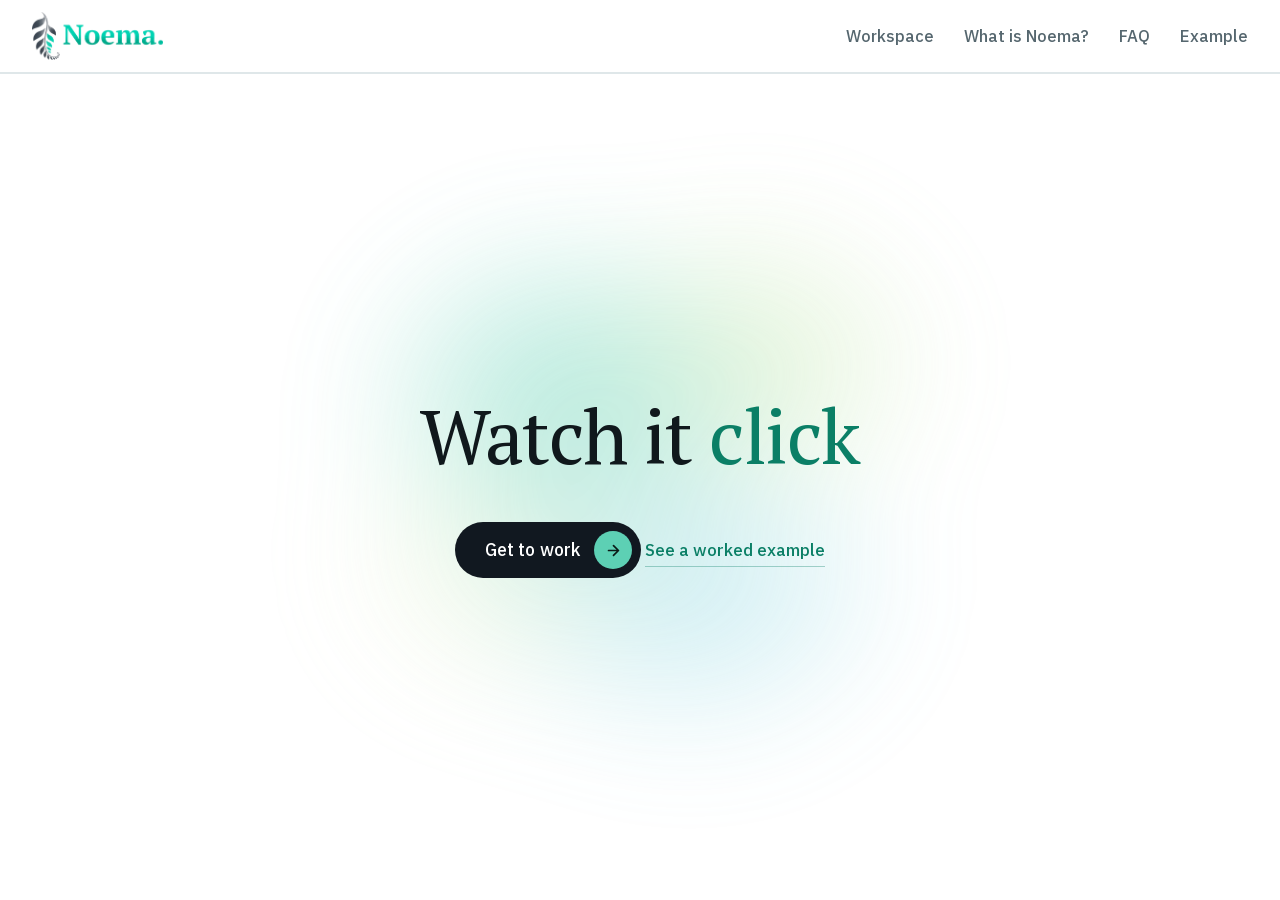
<file: frontend/index.html>
<!doctype html>
<html lang="en">
<head>
<meta charset="utf-8">
<meta name="viewport" content="width=device-width, initial-scale=1">
<title>Noema</title>
<link rel="icon" type="image/png" href="favicon.png">
<link rel="stylesheet" href="fonts.css">
<link rel="stylesheet" href="styles.css">
</head>
<body class="landing" data-stage="input">

<header class="topbar">
  <div class="brand">
    <a href="index.html"><img class="brand-logo" src="logo.png" alt="Noema" width="545" height="200"></a>
  </div>
  <div class="topbar-right">
    <nav class="navbar" aria-label="Main">
      <a href="workspace.html">Workspace</a>
      <a href="about.html">What is Noema?</a>
      <a href="faq.html">FAQ</a>
      <a href="solve.html#sample">Example</a>
    </nav>
  </div>
</header>

<main>

<!-- ────────────────────────── STAGE 1: INPUT ────────────────────────── -->
<section class="stage" data-stage="input">
  <div class="hero">
    <div class="hero-bloom" aria-hidden="true"></div>
    <h1>Watch it <em>click</em></h1>
    <a class="cta" href="workspace.html">
      Get to work
      <span class="cta-dot" aria-hidden="true">
        <svg viewBox="0 0 24 24"><path d="M5 12h13M12 5l7 7-7 7"/></svg>
      </span>
    </a>
    <a class="hero-alt" href="solve.html#sample">See a worked example</a>
  </div>
</section>

</main>

</body>
</html>
</file>
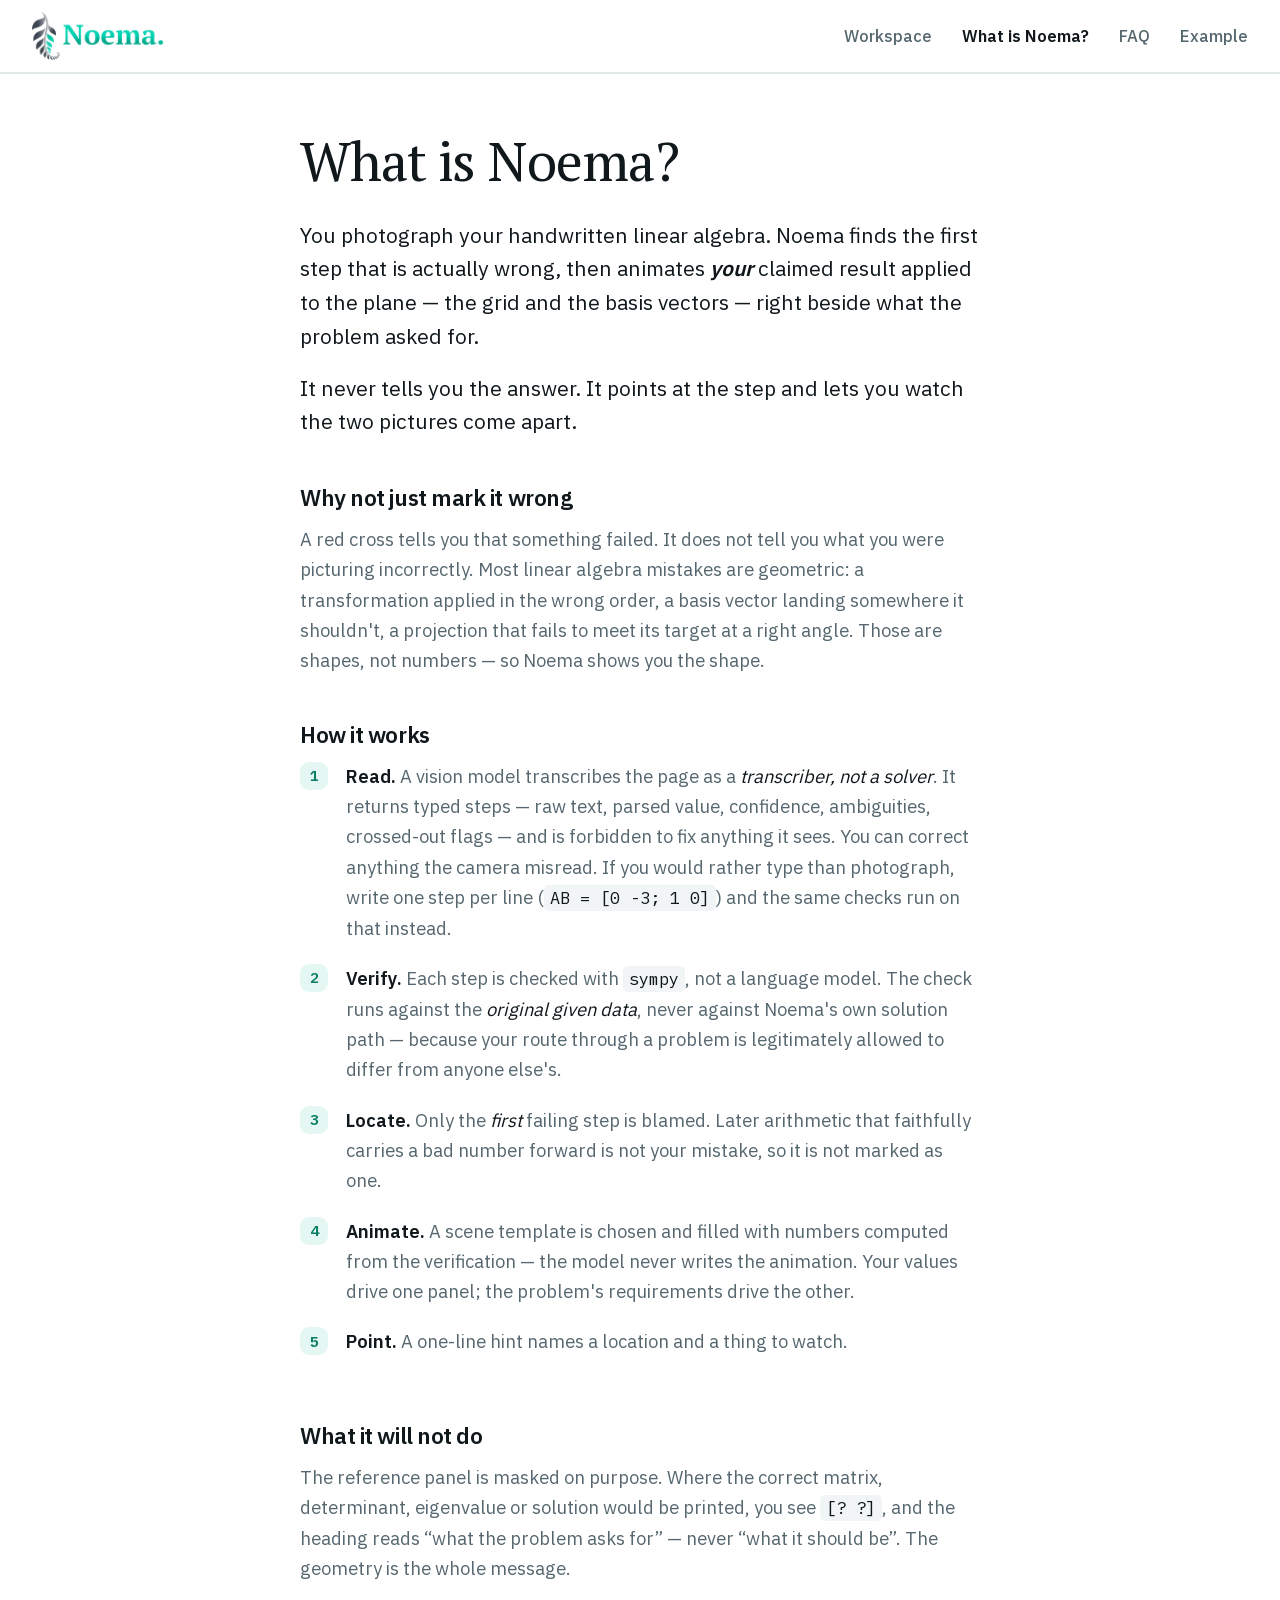
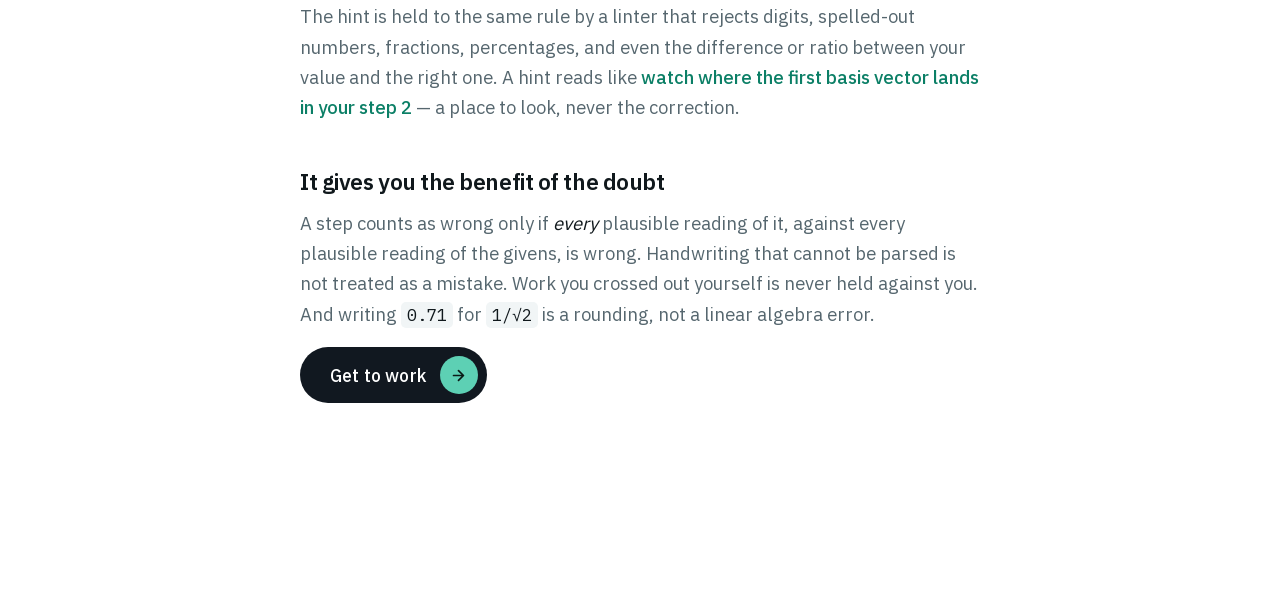
<file: frontend/about.html>
<!doctype html>
<html lang="en">
<head>
<meta charset="utf-8">
<meta name="viewport" content="width=device-width, initial-scale=1">
<title>What is Noema?</title>
<link rel="icon" type="image/png" href="favicon.png">
<link rel="stylesheet" href="fonts.css">
<link rel="stylesheet" href="styles.css">
</head>
<body class="about">

<header class="topbar">
  <div class="brand">
    <a href="index.html"><img class="brand-logo" src="logo.png" alt="Noema" width="545" height="200"></a>
  </div>
  <div class="topbar-right">
    <nav class="navbar" aria-label="Main">
      <a href="workspace.html">Workspace</a>
      <a href="about.html" class="is-here" aria-current="page">What is Noema?</a>
      <a href="faq.html">FAQ</a>
      <a href="solve.html#sample">Example</a>
    </nav>
  </div>
</header>

<main>
<article class="prose">

  <h1>What is Noema?</h1>

  <p class="prose-lede">
    You photograph your handwritten linear algebra. Noema finds the first step that is
    actually wrong, then animates <em>your</em> claimed result applied to the plane &mdash;
    the grid and the basis vectors &mdash; right beside what the problem asked for.
  </p>

  <p class="prose-lede">
    It never tells you the answer. It points at the step and lets you watch the two
    pictures come apart.
  </p>

  <h2>Why not just mark it wrong</h2>

  <p>
    A red cross tells you that something failed. It does not tell you what you were
    picturing incorrectly. Most linear algebra mistakes are geometric: a transformation
    applied in the wrong order, a basis vector landing somewhere it shouldn't, a
    projection that fails to meet its target at a right angle. Those are shapes, not
    numbers &mdash; so Noema shows you the shape.
  </p>

  <h2>How it works</h2>

  <ol class="steps-list">
    <li>
      <b>Read.</b> A vision model transcribes the page as a
      <em>transcriber, not a solver</em>. It returns typed steps &mdash; raw text, parsed
      value, confidence, ambiguities, crossed-out flags &mdash; and is forbidden to fix
      anything it sees. You can correct anything the camera misread. If you would rather
      type than photograph, write one step per line
      (<code>AB = [0 -3; 1 0]</code>) and the same checks run on that instead.
    </li>
    <li>
      <b>Verify.</b> Each step is checked with <code>sympy</code>, not a language model.
      The check runs against the <em>original given data</em>, never against Noema's own
      solution path &mdash; because your route through a problem is legitimately allowed
      to differ from anyone else's.
    </li>
    <li>
      <b>Locate.</b> Only the <em>first</em> failing step is blamed. Later arithmetic
      that faithfully carries a bad number forward is not your mistake, so it is not
      marked as one.
    </li>
    <li>
      <b>Animate.</b> A scene template is chosen and filled with numbers computed from
      the verification &mdash; the model never writes the animation. Your values drive
      one panel; the problem's requirements drive the other.
    </li>
    <li>
      <b>Point.</b> A one-line hint names a location and a thing to watch.
    </li>
  </ol>

  <h2>What it will not do</h2>

  <p>
    The reference panel is masked on purpose. Where the correct matrix, determinant,
    eigenvalue or solution would be printed, you see <code>[? ?]</code>, and the heading
    reads &ldquo;what the problem asks for&rdquo; &mdash; never &ldquo;what it should
    be&rdquo;. The geometry is the whole message.
  </p>

  <p>
    The hint is held to the same rule by a linter that rejects digits, spelled-out
    numbers, fractions, percentages, and even the difference or ratio between your value
    and the right one. A hint reads like
    <span class="quote">watch where the first basis vector lands in your step 2</span>
    &mdash; a place to look, never the correction.
  </p>

  <h2>It gives you the benefit of the doubt</h2>

  <p>
    A step counts as wrong only if <em>every</em> plausible reading of it, against every
    plausible reading of the givens, is wrong. Handwriting that cannot be parsed is not
    treated as a mistake. Work you crossed out yourself is never held against you. And
    writing <code>0.71</code> for <code>1/&radic;2</code> is a rounding, not a linear
    algebra error.
  </p>

  <p class="prose-cta">
    <a class="cta" href="workspace.html">
      Get to work
      <span class="cta-dot" aria-hidden="true">
        <svg viewBox="0 0 24 24"><path d="M5 12h13M12 5l7 7-7 7"/></svg>
      </span>
    </a>
  </p>

</article>
</main>

</body>
</html>
</file>
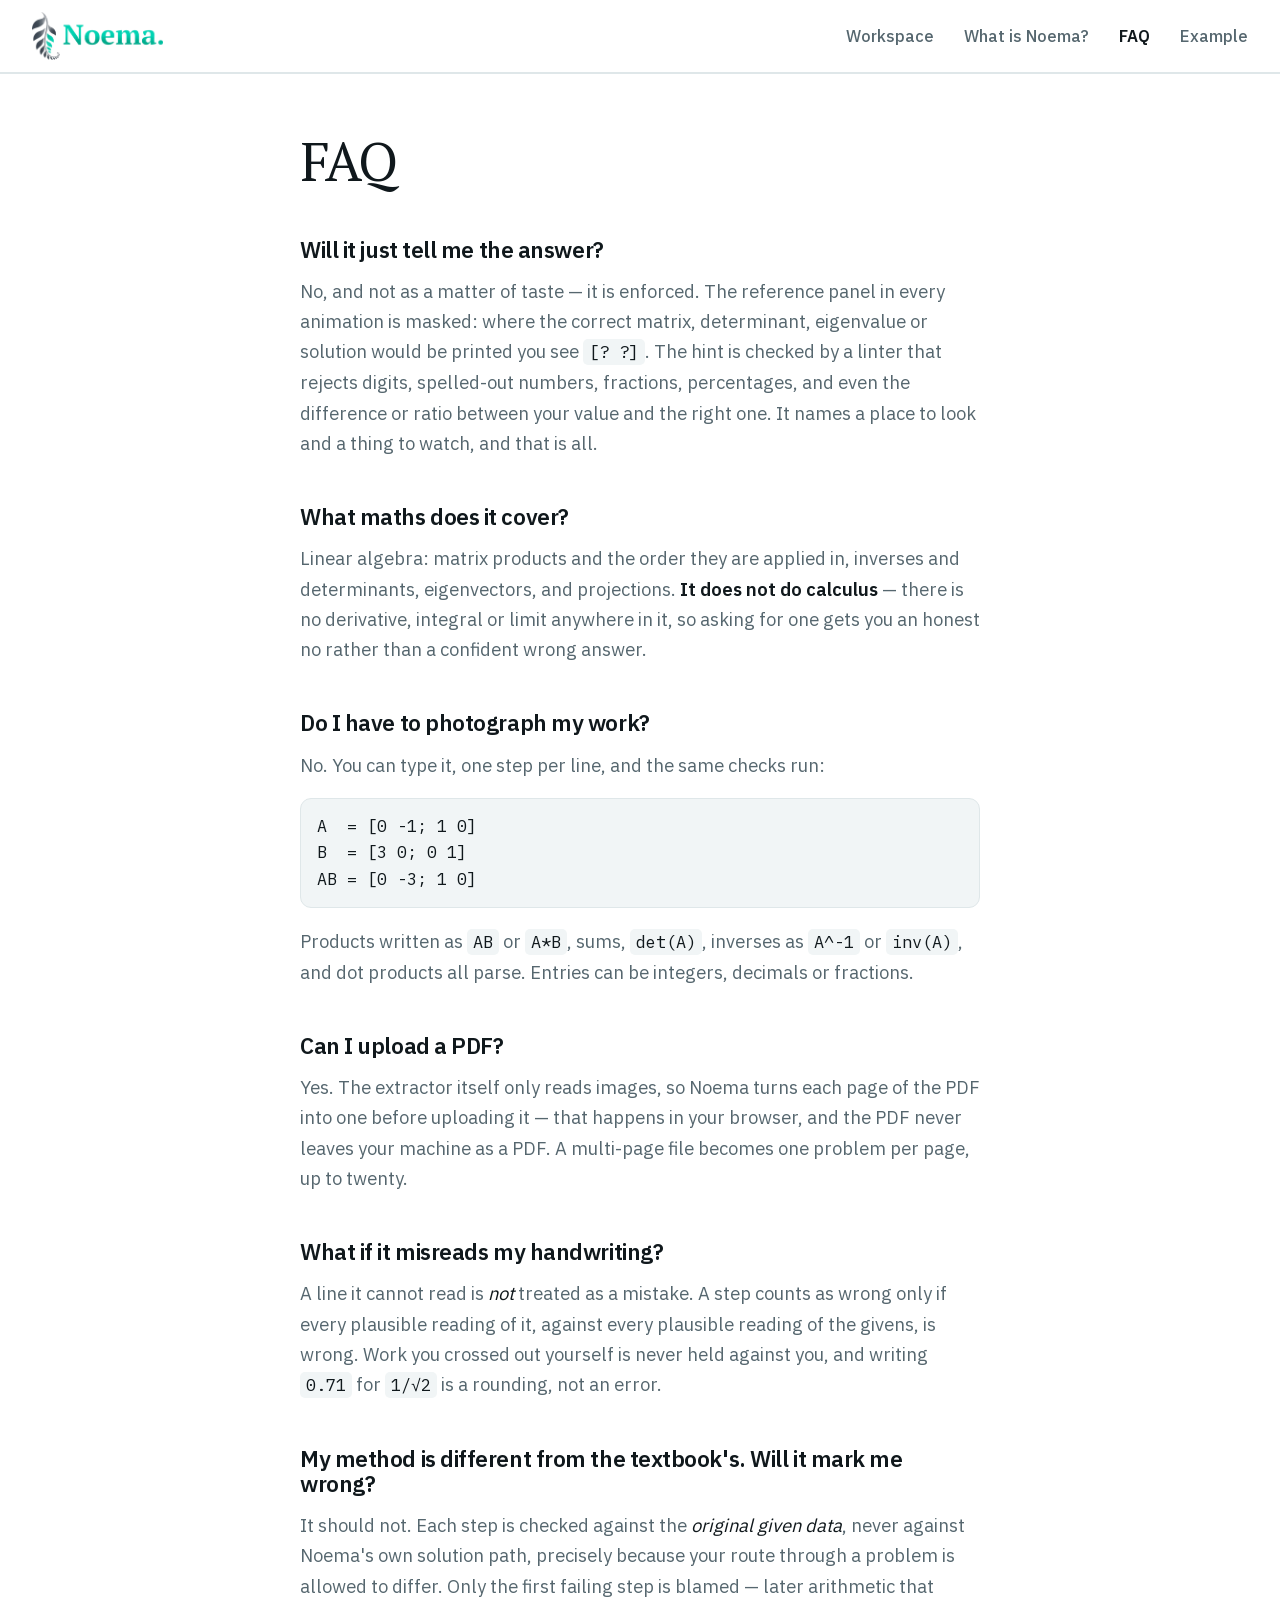
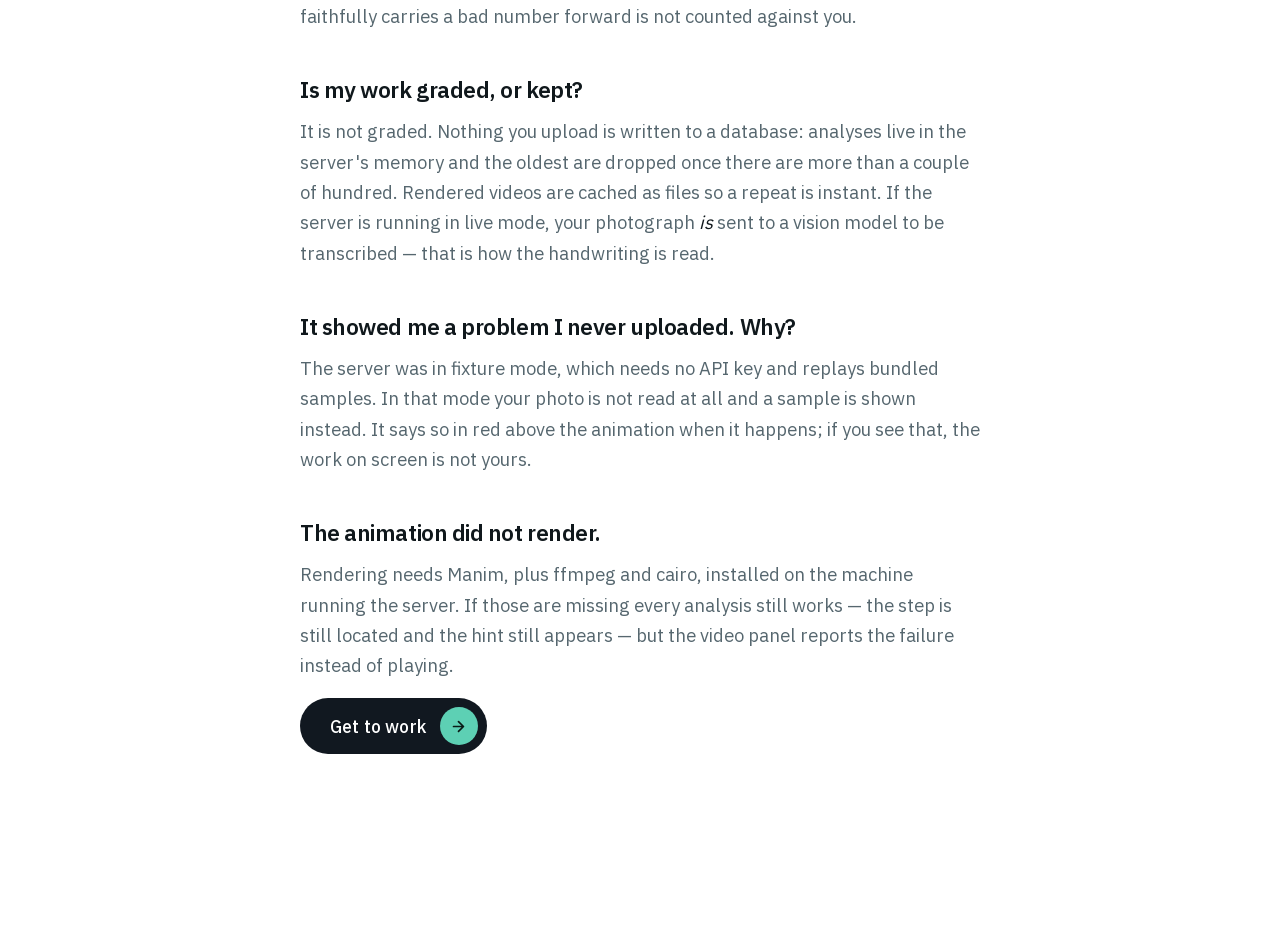
<file: frontend/faq.html>
<!doctype html>
<html lang="en">
<head>
<meta charset="utf-8">
<meta name="viewport" content="width=device-width, initial-scale=1">
<title>FAQ — Noema</title>
<link rel="icon" type="image/png" href="favicon.png">
<link rel="stylesheet" href="fonts.css">
<link rel="stylesheet" href="styles.css">
</head>
<body class="about">

<header class="topbar">
  <div class="brand">
    <a href="index.html"><img class="brand-logo" src="logo.png" alt="Noema" width="545" height="200"></a>
  </div>
  <div class="topbar-right">
    <nav class="navbar" aria-label="Main">
      <a href="workspace.html">Workspace</a>
      <a href="about.html">What is Noema?</a>
      <a href="faq.html" class="is-here" aria-current="page">FAQ</a>
      <a href="solve.html#sample">Example</a>
    </nav>
  </div>
</header>

<main>
<article class="prose">

  <h1>FAQ</h1>

  <h2>Will it just tell me the answer?</h2>
  <p>
    No, and not as a matter of taste &mdash; it is enforced. The reference panel in every
    animation is masked: where the correct matrix, determinant, eigenvalue or solution
    would be printed you see <code>[? ?]</code>. The hint is checked by a linter that
    rejects digits, spelled-out numbers, fractions, percentages, and even the difference
    or ratio between your value and the right one. It names a place to look and a thing
    to watch, and that is all.
  </p>

  <h2>What maths does it cover?</h2>
  <p>
    Linear algebra: matrix products and the order they are applied in, inverses and
    determinants, eigenvectors, and projections. <b>It does not do calculus</b> &mdash;
    there is no derivative, integral or limit anywhere in it, so asking for one gets you
    an honest no rather than a confident wrong answer.
  </p>

  <h2>Do I have to photograph my work?</h2>
  <p>
    No. You can type it, one step per line, and the same checks run:
  </p>
  <pre class="faq-pre">A  = [0 -1; 1 0]
B  = [3 0; 0 1]
AB = [0 -3; 1 0]</pre>
  <p>
    Products written as <code>AB</code> or <code>A*B</code>, sums, <code>det(A)</code>,
    inverses as <code>A^-1</code> or <code>inv(A)</code>, and dot products all parse.
    Entries can be integers, decimals or fractions.
  </p>

  <h2>Can I upload a PDF?</h2>
  <p>
    Yes. The extractor itself only reads images, so Noema turns each page of the PDF
    into one before uploading it &mdash; that happens in your browser, and the PDF never
    leaves your machine as a PDF. A multi-page file becomes one problem per page, up to
    twenty.
  </p>

  <h2>What if it misreads my handwriting?</h2>
  <p>
    A line it cannot read is <em>not</em> treated as a mistake. A step counts as wrong
    only if every plausible reading of it, against every plausible reading of the givens,
    is wrong. Work you crossed out yourself is never held against you, and writing
    <code>0.71</code> for <code>1/&radic;2</code> is a rounding, not an error.
  </p>

  <h2>My method is different from the textbook's. Will it mark me wrong?</h2>
  <p>
    It should not. Each step is checked against the <em>original given data</em>, never
    against Noema's own solution path, precisely because your route through a problem is
    allowed to differ. Only the first failing step is blamed &mdash; later arithmetic that
    faithfully carries a bad number forward is not counted against you.
  </p>

  <h2>Is my work graded, or kept?</h2>
  <p>
    It is not graded. Nothing you upload is written to a database: analyses live in the
    server's memory and the oldest are dropped once there are more than a couple of
    hundred. Rendered videos are cached as files so a repeat is instant. If the server is
    running in live mode, your photograph <em>is</em> sent to a vision model to be
    transcribed &mdash; that is how the handwriting is read.
  </p>

  <h2>It showed me a problem I never uploaded. Why?</h2>
  <p>
    The server was in fixture mode, which needs no API key and replays bundled samples.
    In that mode your photo is not read at all and a sample is shown instead. It says so
    in red above the animation when it happens; if you see that, the work on screen is
    not yours.
  </p>

  <h2>The animation did not render.</h2>
  <p>
    Rendering needs Manim, plus ffmpeg and cairo, installed on the machine running the
    server. If those are missing every analysis still works &mdash; the step is still
    located and the hint still appears &mdash; but the video panel reports the failure
    instead of playing.
  </p>

  <p class="prose-cta">
    <a class="cta" href="workspace.html">
      Get to work
      <span class="cta-dot" aria-hidden="true">
        <svg viewBox="0 0 24 24"><path d="M5 12h13M12 5l7 7-7 7"/></svg>
      </span>
    </a>
  </p>

</article>
</main>

</body>
</html>
</file>
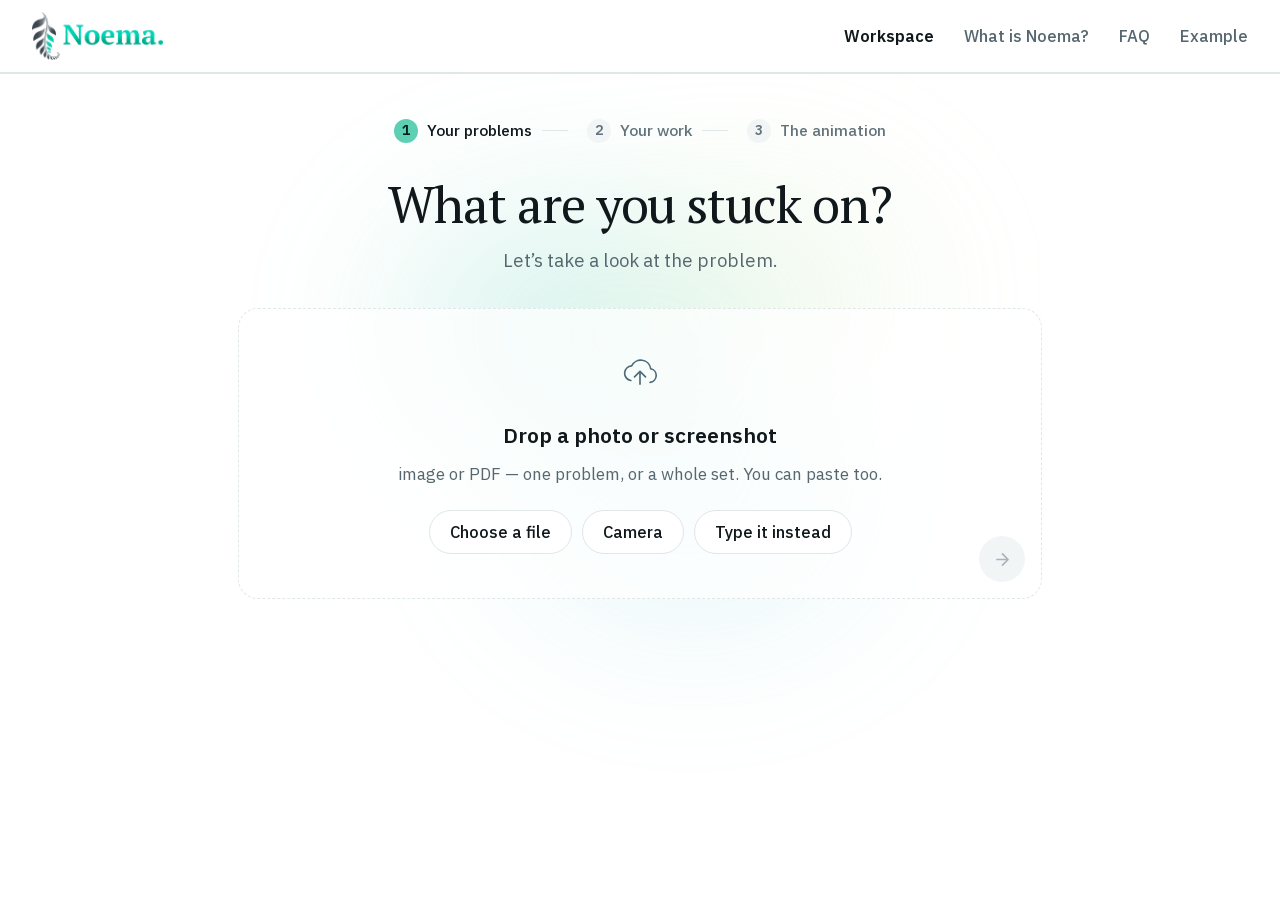
<file: frontend/workspace.html>
<!doctype html>
<html lang="en">
<head>
<meta charset="utf-8">
<meta name="viewport" content="width=device-width, initial-scale=1">
<title>Noema — Your problems</title>
<link rel="icon" type="image/png" href="favicon.png">
<link rel="stylesheet" href="fonts.css">
<link rel="stylesheet" href="styles.css">
<link rel="stylesheet" href="workspace.css">
</head>
<body class="step-page">

<header class="topbar">
  <div class="brand">
    <a href="index.html"><img class="brand-logo" src="logo.png" alt="Noema" width="545" height="200"></a>
  </div>
  <div class="topbar-right">
    <nav class="navbar" aria-label="Main">
      <a href="workspace.html" class="is-here" aria-current="page">Workspace</a>
      <a href="about.html">What is Noema?</a>
      <a href="faq.html">FAQ</a>
      <a href="solve.html#sample">Example</a>
    </nav>
  </div>
</header>

<main>
  <div class="step-bloom" aria-hidden="true"></div>

  <ol class="progress" aria-label="Progress">
    <li class="is-here" aria-current="step"><span>1</span>Your problems</li>
    <li><span>2</span>Your work</li>
    <li><span>3</span>The animation</li>
  </ol>

  <section class="stepbox">
    <h1>What are you stuck on?</h1>
    <p class="step-lede">
      Let&rsquo;s take a look at the problem.
    </p>

    <div class="add" id="add" tabindex="0" role="button" aria-label="Add a problem">
      <input type="file" id="add-file" accept="image/*,.heic,.heif,application/pdf,.pdf" multiple hidden>
      <svg class="add-icon" viewBox="0 0 48 48" aria-hidden="true">
        <path d="M14 30a8 8 0 0 1 .9-15.9 11 11 0 0 1 20.8 3.1A7.5 7.5 0 0 1 35 32"/>
        <path d="M24 34V20M18 26l6-6 6 6"/>
      </svg>
      <p class="add-title">Drop a photo or screenshot</p>
      <p class="add-sub">image or PDF &mdash; one problem, or a whole set. You can paste too.</p>
      <div class="add-actions">
        <button class="ws-btn" type="button" id="add-browse">Choose a file</button>
        <button class="ws-btn" type="button" id="add-camera">Camera</button>
        <button class="ws-btn" type="button" id="add-type">Type it instead</button>
      </div>
      <div class="add-drop-hint">Drop to add</div>

      <a class="go is-off" id="go-next" href="solve.html" aria-label="Continue">
        <svg viewBox="0 0 24 24" aria-hidden="true"><path d="M5 12h13M12 5l7 7-7 7"/></svg>
      </a>
    </div>

    <div class="typer" id="typer" hidden>
      <textarea id="typer-text" rows="3" placeholder="Type problem here"></textarea>
      <div class="typer-bar">
        <button class="ws-btn" type="button" id="typer-voice">
          <svg viewBox="0 0 24 24" aria-hidden="true"><rect x="9" y="3" width="6" height="11" rx="3"/><path d="M5.5 11a6.5 6.5 0 0 0 13 0M12 17.5V21"/></svg>Dictate
        </button>
        <span class="typer-spacer"></span>
        <button class="ws-btn" type="button" id="typer-cancel">Cancel</button>
        <button class="ws-btn is-primary" type="button" id="typer-add" disabled>Add problem</button>
      </div>
    </div>

    <div class="cam" id="cam" hidden>
      <video id="cam-video" playsinline muted></video>
      <div class="cam-bar">
        <button class="ws-btn" type="button" id="cam-shot">Take photo</button>
        <button class="ws-btn" type="button" id="cam-stop">Close camera</button>
      </div>
    </div>

    <ul class="probs" id="probs"></ul>

    <div class="step-foot">
      <button class="ws-btn" type="button" id="clear-all" hidden>Start over</button>
    </div>
  </section>
</main>

<div class="ws-toast" id="ws-toast" hidden></div>

<script src="store.js"></script>
<script src="pdfpages.js"></script>
<script src="problems.js"></script>
</body>
</html>
</file>
<file: frontend/fonts.css>
/* Self-hosted so the page never depends on venue wifi (see CLAUDE.md:
 * "No build step. No npm. No CDN."). Same families and weights as the
 * Google Fonts request; latin + latin-ext subsets only.
 * PT Serif and IBM Plex are both SIL Open Font License 1.1.
 */

/* IBM Plex Mono 400 — latin-ext */
@font-face {
  font-family: 'IBM Plex Mono';
  font-style: normal;
  font-weight: 400;
  font-display: swap;
  src: url(fonts/IBMPlexMono-400-latin-ext.woff2) format('woff2');
  unicode-range: U+0100-02BA, U+02BD-02C5, U+02C7-02CC, U+02CE-02D7, U+02DD-02FF, U+0304, U+0308, U+0329, U+1D00-1DBF, U+1E00-1E9F, U+1EF2-1EFF, U+2020, U+20A0-20AB, U+20AD-20C0, U+2113, U+2C60-2C7F, U+A720-A7FF;
  font-display: swap;
}

/* IBM Plex Mono 400 — latin */
@font-face {
  font-family: 'IBM Plex Mono';
  font-style: normal;
  font-weight: 400;
  font-display: swap;
  src: url(fonts/IBMPlexMono-400-latin.woff2) format('woff2');
  unicode-range: U+0000-00FF, U+0131, U+0152-0153, U+02BB-02BC, U+02C6, U+02DA, U+02DC, U+0304, U+0308, U+0329, U+2000-206F, U+20AC, U+2122, U+2191, U+2193, U+2212, U+2215, U+FEFF, U+FFFD;
  font-display: swap;
}

/* IBM Plex Mono 500 — latin-ext */
@font-face {
  font-family: 'IBM Plex Mono';
  font-style: normal;
  font-weight: 500;
  font-display: swap;
  src: url(fonts/IBMPlexMono-500-latin-ext.woff2) format('woff2');
  unicode-range: U+0100-02BA, U+02BD-02C5, U+02C7-02CC, U+02CE-02D7, U+02DD-02FF, U+0304, U+0308, U+0329, U+1D00-1DBF, U+1E00-1E9F, U+1EF2-1EFF, U+2020, U+20A0-20AB, U+20AD-20C0, U+2113, U+2C60-2C7F, U+A720-A7FF;
  font-display: swap;
}

/* IBM Plex Mono 500 — latin */
@font-face {
  font-family: 'IBM Plex Mono';
  font-style: normal;
  font-weight: 500;
  font-display: swap;
  src: url(fonts/IBMPlexMono-500-latin.woff2) format('woff2');
  unicode-range: U+0000-00FF, U+0131, U+0152-0153, U+02BB-02BC, U+02C6, U+02DA, U+02DC, U+0304, U+0308, U+0329, U+2000-206F, U+20AC, U+2122, U+2191, U+2193, U+2212, U+2215, U+FEFF, U+FFFD;
  font-display: swap;
}

/* IBM Plex Sans 400 — latin-ext */
@font-face {
  font-family: 'IBM Plex Sans';
  font-style: normal;
  font-weight: 400;
  font-stretch: 100%;
  font-display: swap;
  src: url(fonts/IBMPlexSans-400-latin-ext.woff2) format('woff2');
  unicode-range: U+0100-02BA, U+02BD-02C5, U+02C7-02CC, U+02CE-02D7, U+02DD-02FF, U+0304, U+0308, U+0329, U+1D00-1DBF, U+1E00-1E9F, U+1EF2-1EFF, U+2020, U+20A0-20AB, U+20AD-20C0, U+2113, U+2C60-2C7F, U+A720-A7FF;
  font-display: swap;
}

/* IBM Plex Sans 400 — latin */
@font-face {
  font-family: 'IBM Plex Sans';
  font-style: normal;
  font-weight: 400;
  font-stretch: 100%;
  font-display: swap;
  src: url(fonts/IBMPlexSans-400-latin.woff2) format('woff2');
  unicode-range: U+0000-00FF, U+0131, U+0152-0153, U+02BB-02BC, U+02C6, U+02DA, U+02DC, U+0304, U+0308, U+0329, U+2000-206F, U+20AC, U+2122, U+2191, U+2193, U+2212, U+2215, U+FEFF, U+FFFD;
  font-display: swap;
}

/* IBM Plex Sans 500 — latin-ext */
@font-face {
  font-family: 'IBM Plex Sans';
  font-style: normal;
  font-weight: 500;
  font-stretch: 100%;
  font-display: swap;
  src: url(fonts/IBMPlexSans-500-latin-ext.woff2) format('woff2');
  unicode-range: U+0100-02BA, U+02BD-02C5, U+02C7-02CC, U+02CE-02D7, U+02DD-02FF, U+0304, U+0308, U+0329, U+1D00-1DBF, U+1E00-1E9F, U+1EF2-1EFF, U+2020, U+20A0-20AB, U+20AD-20C0, U+2113, U+2C60-2C7F, U+A720-A7FF;
  font-display: swap;
}

/* IBM Plex Sans 500 — latin */
@font-face {
  font-family: 'IBM Plex Sans';
  font-style: normal;
  font-weight: 500;
  font-stretch: 100%;
  font-display: swap;
  src: url(fonts/IBMPlexSans-500-latin.woff2) format('woff2');
  unicode-range: U+0000-00FF, U+0131, U+0152-0153, U+02BB-02BC, U+02C6, U+02DA, U+02DC, U+0304, U+0308, U+0329, U+2000-206F, U+20AC, U+2122, U+2191, U+2193, U+2212, U+2215, U+FEFF, U+FFFD;
  font-display: swap;
}

/* IBM Plex Sans 600 — latin-ext */
@font-face {
  font-family: 'IBM Plex Sans';
  font-style: normal;
  font-weight: 600;
  font-stretch: 100%;
  font-display: swap;
  src: url(fonts/IBMPlexSans-600-latin-ext.woff2) format('woff2');
  unicode-range: U+0100-02BA, U+02BD-02C5, U+02C7-02CC, U+02CE-02D7, U+02DD-02FF, U+0304, U+0308, U+0329, U+1D00-1DBF, U+1E00-1E9F, U+1EF2-1EFF, U+2020, U+20A0-20AB, U+20AD-20C0, U+2113, U+2C60-2C7F, U+A720-A7FF;
  font-display: swap;
}

/* IBM Plex Sans 600 — latin */
@font-face {
  font-family: 'IBM Plex Sans';
  font-style: normal;
  font-weight: 600;
  font-stretch: 100%;
  font-display: swap;
  src: url(fonts/IBMPlexSans-600-latin.woff2) format('woff2');
  unicode-range: U+0000-00FF, U+0131, U+0152-0153, U+02BB-02BC, U+02C6, U+02DA, U+02DC, U+0304, U+0308, U+0329, U+2000-206F, U+20AC, U+2122, U+2191, U+2193, U+2212, U+2215, U+FEFF, U+FFFD;
  font-display: swap;
}

/* PT Serif 400 italic — latin-ext */
@font-face {
  font-family: 'PT Serif';
  font-style: italic;
  font-weight: 400;
  font-display: swap;
  src: url(fonts/PTSerif-400i-latin-ext.woff2) format('woff2');
  unicode-range: U+0100-02BA, U+02BD-02C5, U+02C7-02CC, U+02CE-02D7, U+02DD-02FF, U+0304, U+0308, U+0329, U+1D00-1DBF, U+1E00-1E9F, U+1EF2-1EFF, U+2020, U+20A0-20AB, U+20AD-20C0, U+2113, U+2C60-2C7F, U+A720-A7FF;
  font-display: swap;
}

/* PT Serif 400 italic — latin */
@font-face {
  font-family: 'PT Serif';
  font-style: italic;
  font-weight: 400;
  font-display: swap;
  src: url(fonts/PTSerif-400i-latin.woff2) format('woff2');
  unicode-range: U+0000-00FF, U+0131, U+0152-0153, U+02BB-02BC, U+02C6, U+02DA, U+02DC, U+0304, U+0308, U+0329, U+2000-206F, U+20AC, U+2122, U+2191, U+2193, U+2212, U+2215, U+FEFF, U+FFFD;
  font-display: swap;
}

/* PT Serif 400 — latin-ext */
@font-face {
  font-family: 'PT Serif';
  font-style: normal;
  font-weight: 400;
  font-display: swap;
  src: url(fonts/PTSerif-400-latin-ext.woff2) format('woff2');
  unicode-range: U+0100-02BA, U+02BD-02C5, U+02C7-02CC, U+02CE-02D7, U+02DD-02FF, U+0304, U+0308, U+0329, U+1D00-1DBF, U+1E00-1E9F, U+1EF2-1EFF, U+2020, U+20A0-20AB, U+20AD-20C0, U+2113, U+2C60-2C7F, U+A720-A7FF;
  font-display: swap;
}

/* PT Serif 400 — latin */
@font-face {
  font-family: 'PT Serif';
  font-style: normal;
  font-weight: 400;
  font-display: swap;
  src: url(fonts/PTSerif-400-latin.woff2) format('woff2');
  unicode-range: U+0000-00FF, U+0131, U+0152-0153, U+02BB-02BC, U+02C6, U+02DA, U+02DC, U+0304, U+0308, U+0329, U+2000-206F, U+20AC, U+2122, U+2191, U+2193, U+2212, U+2215, U+FEFF, U+FFFD;
  font-display: swap;
}

/* PT Serif 700 — latin-ext */
@font-face {
  font-family: 'PT Serif';
  font-style: normal;
  font-weight: 700;
  font-display: swap;
  src: url(fonts/PTSerif-700-latin-ext.woff2) format('woff2');
  unicode-range: U+0100-02BA, U+02BD-02C5, U+02C7-02CC, U+02CE-02D7, U+02DD-02FF, U+0304, U+0308, U+0329, U+1D00-1DBF, U+1E00-1E9F, U+1EF2-1EFF, U+2020, U+20A0-20AB, U+20AD-20C0, U+2113, U+2C60-2C7F, U+A720-A7FF;
  font-display: swap;
}

/* PT Serif 700 — latin */
@font-face {
  font-family: 'PT Serif';
  font-style: normal;
  font-weight: 700;
  font-display: swap;
  src: url(fonts/PTSerif-700-latin.woff2) format('woff2');
  unicode-range: U+0000-00FF, U+0131, U+0152-0153, U+02BB-02BC, U+02C6, U+02DA, U+02DC, U+0304, U+0308, U+0329, U+2000-206F, U+20AC, U+2122, U+2191, U+2193, U+2212, U+2215, U+FEFF, U+FFFD;
  font-display: swap;
}
</file>
<file: frontend/styles.css>
/* Noema — dark, high contrast, readable across a room.
 *
 * Palette is deliberately the one backend/scenes/common.py uses, so the page
 * and the animation read as one object:
 *   teal   #5DD0B4  everything the STUDENT claimed, and the hint
 *   white  #E9ECEF  the true object / primary text
 *   slate  #8CA3C0  grid lines, structure, actions
 *   ghost  #6C757D  references, muted text
 * Green and red are reserved for i-hat and j-hat inside the video and are
 * never used as UI chrome — on a projector a green heading and a green basis
 * vector read as "the same thing", which is exactly the wrong association.
 */

:root {
  --bg: #FFFFFF;
  --bg-2: #F6F9FA;
  --panel: #FFFFFF;
  --panel-2: #F1F5F6;
  --line: #DFE7E9;
  --line-soft: #EBF0F1;

  --text: #10181C;
  --muted: #56676F;      /* 5.89:1 on white */
  --dim: #63737B;        /* 4.92:1 on white -- placeholders live here */

  /* --teal is a FILL (1.88:1 on white, never text); --teal-ink is the
     readable accent for type and icons (4.95:1). */
  --teal: #5DD0B4;
  --teal-ink: #0B7F66;
  --teal-soft: rgba(93, 208, 180, 0.16);
  --teal-line: rgba(11, 127, 102, 0.34);

  --slate: #4E6A78;      /* 5.74:1 on white */
  --slate-deep: #33505F;
  --slate-soft: rgba(78, 106, 120, 0.09);

  --violet: #C2255C;

  --ink: #111820;        /* the dark pill button */

  --radius: 14px;
  --radius-lg: 20px;
  --shadow: 0 16px 44px rgba(16, 24, 28, 0.10);

  --font-display: "PT Serif", Georgia, "Times New Roman", Times, serif;
  --font-body: "IBM Plex Sans", -apple-system, BlinkMacSystemFont, "Segoe UI", Roboto, "Helvetica Neue", Arial, sans-serif;
  --font-mono: "IBM Plex Mono", "SF Mono", ui-monospace, Menlo, Consolas, "Liberation Mono", monospace;
}

* { box-sizing: border-box; }

/* Several things here are display:flex/grid, which beats the UA's [hidden]
 * rule. Everything in this app hides by setting .hidden, so make it stick. */
[hidden] { display: none !important; }

html, body {
  margin: 0;
  padding: 0;
  background: var(--bg);
  color: var(--text);
  font-family: var(--font-body);
  font-size: 17px;
  line-height: 1.6;
  -webkit-font-smoothing: antialiased;
}

body {
  min-height: 100vh;
  background: var(--bg);
}

button, input, textarea { font-family: inherit; font-size: inherit; color: inherit; }
h1, h2, h3 { margin: 0; line-height: 1.12; letter-spacing: -0.02em; }

/* ── top bar ─────────────────────────────────────────────────────────── */
.topbar {
  position: relative;
  display: flex; align-items: center; justify-content: space-between;
  padding: 12px 32px;
  /* The rule alone separates the bar from the page -- no tint. */
  border-bottom: 2px solid var(--line);
  position: sticky; top: 0; z-index: 40;
  background: rgba(255, 255, 255, 0.88);
  backdrop-filter: blur(10px);
}
.brand { display: flex; align-items: center; }
.brand a { display: block; line-height: 0; }
.brand-logo { height: 48px; width: auto; display: block; }
.topbar-right { display: flex; align-items: center; gap: 14px; }

.pill {
  font-size: 0.82rem; font-weight: 600; letter-spacing: 0.04em; text-transform: uppercase;
  padding: 5px 12px; border-radius: 999px;
  background: var(--slate-soft); color: var(--slate); border: 1px solid rgba(140, 163, 192, 0.3);
}
.pill.warn { background: var(--teal-soft); color: var(--teal-ink); border-color: var(--teal-line); }
/* The mode badge is hidden by request. app.js still fills it in, so nothing
   there needs to change and re-enabling it is a one-line delete. */
#health-pill { display: none; }


/* ── nav ─────────────────────────────────────────────────────────────── */
/* Top right, plain text. No container, no pill on the current page -- weight
   and colour carry that. Every item goes somewhere that exists. */
.navbar { display: flex; align-items: center; gap: 30px; }
.navbar a {
  color: var(--muted); text-decoration: none;
  font-size: 0.97rem; font-weight: 500; white-space: nowrap;
  transition: color 0.15s ease;
}
.navbar a:hover { color: var(--text); }
.navbar a.is-here { color: var(--text); font-weight: 600; }
.navbar a:focus-visible { outline: 3px solid var(--teal); outline-offset: 4px; border-radius: 4px; }

@media (max-width: 720px) {
  .topbar { flex-wrap: wrap; justify-content: center; gap: 10px 0; }
  .topbar-right { width: 100%; justify-content: center; }
  .navbar { gap: 20px; }
  .navbar a { font-size: 0.9rem; }
}

/* ── stages ──────────────────────────────────────────────────────────── */
main { max-width: 1420px; margin: 0 auto; padding: 0 32px 72px; }
.stage { display: none; animation: rise 0.38s cubic-bezier(0.2, 0.7, 0.3, 1); }
body[data-stage="input"]    .stage[data-stage="input"],
body[data-stage="working"]  .stage[data-stage="working"],
body[data-stage="readback"] .stage[data-stage="readback"],
body[data-stage="result"]   .stage[data-stage="result"] { display: block; }
.stage-center { display: none; }
body[data-stage="working"] .stage-center { display: flex; align-items: center; justify-content: center; min-height: 68vh; }

@keyframes rise { from { opacity: 0; transform: translateY(14px); } to { opacity: 1; transform: none; } }

/* ── hero ────────────────────────────────────────────────────────────── */
.hero {
  position: relative; z-index: 0;
  padding: 104px 0 78px; max-width: 980px; margin: 0 auto; text-align: center;
}

/* The soft bloom behind the headline. Tinted to the brand rather than the
   reference's rainbow, so it reads as Noema and not as a stock gradient. */
.hero-bloom {
  position: absolute; left: 50%; top: 46%; translate: -50% -50%; z-index: 0;
  width: min(820px, 92vw); aspect-ratio: 1.4 / 1;
  pointer-events: none; filter: blur(52px); opacity: 0.78;
  background:
    radial-gradient(38% 46% at 40% 36%, rgba(93, 208, 180, 0.62), transparent 70%),
    radial-gradient(34% 40% at 64% 30%, rgba(186, 228, 160, 0.52), transparent 72%),
    radial-gradient(40% 44% at 56% 68%, rgba(116, 206, 220, 0.48), transparent 72%),
    radial-gradient(30% 36% at 34% 64%, rgba(222, 238, 190, 0.46), transparent 74%);
}
.hero > :not(.hero-bloom) { position: relative; z-index: 1; }

.hero h1 {
  font-family: var(--font-display); font-weight: 400;
  font-size: clamp(2.75rem, 6vw, 4.5rem);
  letter-spacing: -0.02em; line-height: 1.05;
}
.hero h1 em { font-style: normal; color: var(--teal-ink); }

.lede {
  font-size: clamp(1.05rem, 1.35vw, 1.24rem); line-height: 1.6;
  color: var(--muted); max-width: 46ch; margin: 22px auto 0;
}
.lede strong { color: var(--text); font-weight: 600; }

.cta {
  display: inline-flex; align-items: center; gap: 14px;
  text-decoration: none;
  margin-top: 38px; padding: 9px 9px 9px 30px;
  background: var(--ink); color: #fff; border-radius: 999px;
  font-weight: 500; font-size: 1.04rem; letter-spacing: 0.01em;
  cursor: pointer; user-select: none;
  transition: transform 0.14s ease, background 0.16s ease, box-shadow 0.16s ease;
}
.cta:hover { background: #000; transform: translateY(-1px); box-shadow: 0 10px 26px rgba(16, 24, 28, 0.18); }
.cta:focus-visible { outline: 3px solid var(--teal); outline-offset: 3px; }
.cta-dot { width: 38px; height: 38px; border-radius: 50%; background: var(--teal); display: grid; place-items: center; flex: none; }

/* The no-paper path. A judge who walks up empty-handed should not have to
   invent a problem before the product will show them anything. Quiet enough
   not to compete with Get to work, legible enough to read from the back of a
   room (--teal-ink is the text-safe teal; --teal is a fill at 1.88:1). */
.hero-alt {
  display: inline-block; margin-top: 18px;
  text-decoration: none; color: var(--teal-ink);
  font-size: 1rem; font-weight: 500;
  border-bottom: 1px solid var(--teal-line); padding-bottom: 2px;
}
.hero-alt:hover { color: var(--ink); border-bottom-color: var(--ink); }
.hero-alt:focus-visible { outline: 3px solid var(--teal); outline-offset: 3px; }
.cta-dot svg { width: 17px; height: 17px; fill: none; stroke: #0A1A16; stroke-width: 2.4; stroke-linecap: round; stroke-linejoin: round; }

/* The landing page is only the hero now -- the upload lives on workspace.html
   -- so centre it instead of letting it hang off the top. Scoped to .landing
   so classic.html, which shares this sheet, keeps its top-aligned layout. */
/* Body is the column, main takes the slack: the hero then centres in whatever
   is left under the bar, without hard-coding the bar's height (which changes
   when the nav wraps under 720px). Padding has to stay symmetric or the
   optical centre drifts down. */
.landing { display: flex; flex-direction: column; min-height: 100vh; }
.landing main { flex: 1; display: grid; place-items: center; padding: 24px 32px; }
.landing .hero { padding: 0; }
/* No subhead on the landing any more, so the button needs its own air. */
.landing .hero h1 + .cta { margin-top: 46px; }

/* ── cards ───────────────────────────────────────────────────────────── */
.input-grid { display: grid; grid-template-columns: 1fr 1fr; gap: 26px; align-items: start; }
@media (max-width: 1040px) { .input-grid { grid-template-columns: 1fr; } }

.card {
  background: linear-gradient(180deg, var(--panel) 0%, var(--bg-2) 100%);
  border: 1px solid var(--line);
  border-radius: var(--radius-lg);
  padding: 26px 28px 28px;
}
.card-head { display: flex; align-items: center; justify-content: space-between; gap: 16px; margin-bottom: 18px; }
.card-head h2, .card-head h3 { font-size: 1.32rem; font-weight: 600; display: flex; align-items: center; gap: 12px; }
.card-head h3 { font-size: 1.16rem; }
.num {
  display: grid; place-items: center; width: 30px; height: 30px; border-radius: 9px;
  background: var(--slate-soft); color: var(--slate);
  font-size: 0.96rem; font-weight: 500; border: 1px solid var(--line);
}
.count { color: var(--dim); font-size: 0.95rem; }

textarea {
  width: 100%; background: var(--bg-2); border: 1px solid var(--line);
  border-radius: var(--radius); padding: 16px 18px; resize: vertical;
  font-family: var(--font-mono);
  font-size: 1.06rem; line-height: 1.6; color: var(--text);
}
textarea::placeholder { color: var(--dim); }
textarea:focus, .dropzone:focus-visible { outline: none; border-color: var(--slate); box-shadow: 0 0 0 3px var(--slate-soft); }

/* ── buttons ─────────────────────────────────────────────────────────── */
.primary-btn {
  width: 100%; margin-top: 20px; padding: 17px 26px;
  background: var(--teal); color: #032018; border: none;
  border-radius: var(--radius); font-size: 1.18rem; font-weight: 500;
  cursor: pointer; transition: transform 0.12s ease, filter 0.15s ease;
  letter-spacing: -0.01em;
}
.primary-btn:hover:not(:disabled) { filter: brightness(1.08); transform: translateY(-1px); }
.primary-btn:disabled { background: var(--panel-2); color: #97A4AA; cursor: not-allowed; }

.ghost-btn {
  padding: 11px 19px; background: transparent; color: var(--text);
  border: 1px solid var(--line); border-radius: 11px; cursor: pointer;
  font-size: 1rem; font-weight: 500; display: inline-flex; align-items: center; gap: 9px;
  transition: border-color 0.15s ease, background 0.15s ease;
}
.ghost-btn:hover { border-color: var(--slate); background: var(--slate-soft); }
.btn-icon { width: 17px; height: 17px; fill: none; stroke: currentColor; stroke-width: 2; stroke-linecap: round; stroke-linejoin: round; }

.mic-btn {
  padding: 10px 17px; background: var(--panel-2); border: 1px solid var(--line);
  border-radius: 999px; cursor: pointer; display: inline-flex; align-items: center; gap: 9px;
  font-size: 0.98rem; font-weight: 500; transition: all 0.15s ease; white-space: nowrap;
}
.mic-btn:hover:not(:disabled) { border-color: var(--teal); color: var(--teal-ink); }
.mic-btn:disabled { opacity: 0.4; cursor: not-allowed; }
.mic-btn.listening { border-color: var(--teal); color: var(--teal-ink); background: var(--teal-soft); animation: pulse 1.5s ease-in-out infinite; }
@keyframes pulse { 0%, 100% { box-shadow: 0 0 0 0 rgba(93, 208, 180, 0.4); } 50% { box-shadow: 0 0 0 9px rgba(93, 208, 180, 0); } }
.mic-icon { width: 17px; height: 17px; fill: currentColor; stroke: currentColor; stroke-width: 1.6; stroke-linecap: round; fill: none; }
.mic-icon rect { fill: currentColor; stroke: none; }
.mic-status { margin-top: 11px; min-height: 22px; font-size: 0.97rem; color: var(--dim); }
.mic-status.live { color: var(--teal-ink); }

/* ── dropzone ────────────────────────────────────────────────────────── */
.dropzone {
  border: 2px dashed var(--line); border-radius: var(--radius);
  padding: 44px 24px; text-align: center; cursor: pointer;
  transition: all 0.18s ease; background: var(--bg-2);
}
.dropzone:hover, .dropzone.over { border-color: var(--teal); background: var(--teal-soft); }
.dropzone.over { transform: scale(1.012); }
.drop-icon { width: 46px; height: 46px; fill: none; stroke: var(--slate); stroke-width: 2; stroke-linecap: round; stroke-linejoin: round; margin-bottom: 14px; }
.dropzone.over .drop-icon { stroke: var(--teal); }
.drop-title { margin: 0; font-size: 1.28rem; font-weight: 600; }
.drop-sub { margin: 9px 0 0; color: var(--muted); font-size: 1.02rem; }
.link { color: var(--slate); text-decoration: underline; text-underline-offset: 3px; }
kbd {
  font-family: var(--font-mono); font-size: 0.84em; padding: 2px 7px;
  border: 1px solid var(--line); border-bottom-width: 2px; border-radius: 6px; background: var(--panel-2);
}

.thumbs { display: flex; gap: 13px; flex-wrap: wrap; margin-top: 18px; }
.thumb { position: relative; width: 104px; height: 104px; border-radius: 11px; overflow: hidden; border: 1px solid var(--line); background: var(--bg-2); }
.thumb img { width: 100%; height: 100%; object-fit: cover; }
.thumb button {
  position: absolute; top: 5px; right: 5px; width: 24px; height: 24px; border-radius: 50%;
  background: rgba(0, 0, 0, 0.78); color: #fff; border: 1px solid var(--line);
  cursor: pointer; font-size: 15px; line-height: 1; display: grid; place-items: center; padding: 0;
}
.thumb button:hover { background: var(--teal); color: #032018; }

/* ── samples ─────────────────────────────────────────────────────────── */
.samples { margin-top: 38px; padding-top: 30px; border-top: 1px solid var(--line-soft); }
.samples-head { display: flex; align-items: center; gap: 18px; flex-wrap: wrap; margin-bottom: 16px; }
.samples-label { color: var(--muted); font-size: 1.04rem; }
.sample-chips { display: flex; gap: 11px; flex-wrap: wrap; }
.chip {
  padding: 11px 18px; background: var(--panel); border: 1px solid var(--line);
  border-radius: 999px; cursor: pointer; font-size: 0.99rem; color: var(--muted);
  transition: all 0.15s ease; text-align: left;
}
.chip:hover { border-color: var(--teal); color: var(--teal-ink); background: var(--teal-soft); }
.chip b { color: var(--text); font-weight: 600; }
.chip:hover b { color: var(--teal-ink); }

/* ── working ─────────────────────────────────────────────────────────── */
.working { text-align: center; max-width: 680px; }
.working h2 { font-size: clamp(1.9rem, 3.4vw, 2.7rem); font-weight: 600; margin-bottom: 14px; }
.work-sub { color: var(--muted); font-size: 1.16rem; margin: 0 0 34px; }

.spinner { display: flex; gap: 9px; justify-content: center; margin-bottom: 28px; }
.spinner span { width: 13px; height: 13px; border-radius: 50%; background: var(--teal); animation: bounce 1.25s ease-in-out infinite; }
.spinner span:nth-child(2) { background: var(--slate); animation-delay: 0.16s; }
.spinner span:nth-child(3) { background: var(--text); animation-delay: 0.32s; }
@keyframes bounce { 0%, 75%, 100% { transform: translateY(0); opacity: 0.45; } 35% { transform: translateY(-13px); opacity: 1; } }

.phases { list-style: none; padding: 0; margin: 0 auto; max-width: 440px; text-align: left; }
.phases li {
  display: flex; align-items: center; gap: 14px; padding: 11px 0;
  color: var(--dim); font-size: 1.08rem; transition: color 0.3s ease;
}
.phases li .dot { width: 11px; height: 11px; border-radius: 50%; background: var(--line); flex: none; transition: all 0.3s ease; }
.phases li.active { color: var(--text); }
.phases li.active .dot { background: var(--teal); box-shadow: 0 0 0 5px var(--teal-soft); }
.phases li.done { color: var(--muted); }
.phases li.done .dot { background: var(--slate); }
.elapsed { color: var(--dim); font-size: 0.98rem; margin-top: 26px; font-variant-numeric: tabular-nums; }

/* ── read-back ───────────────────────────────────────────────────────── */
.section-head { padding: 46px 0 30px; }
.section-head h2 { font-size: clamp(1.9rem, 3.6vw, 2.9rem); font-weight: 600; }
.section-head .sub { color: var(--muted); font-size: 1.14rem; margin: 14px 0 0; }
.section-head .sub strong { color: var(--teal-ink); font-weight: 600; }

.readback-grid { display: grid; grid-template-columns: 340px 1fr; gap: 28px; align-items: start; }
@media (max-width: 1100px) { .readback-grid { grid-template-columns: 1fr; } }
.photo-frame { border: 1px solid var(--line); border-radius: var(--radius-lg); overflow: hidden; background: var(--bg-2); position: sticky; top: 92px; }
.photo-frame img { width: 100%; display: block; }
.read-col { display: flex; flex-direction: column; gap: 22px; }

.problem-statement { font-size: 1.24rem; margin: 0 0 18px; color: var(--text); }
.problem-statement .flag { margin-left: 12px; vertical-align: middle; }
.givens { display: flex; gap: 26px; flex-wrap: wrap; align-items: center; }
.given { display: flex; align-items: center; gap: 11px; }
.given-symbol { font-size: 1.3rem; font-weight: 600; color: var(--slate); font-family: var(--font-mono); }

/* ── steps ───────────────────────────────────────────────────────────── */
.steps { list-style: none; padding: 0; margin: 0; display: flex; flex-direction: column; gap: 12px; }
.step {
  display: grid; grid-template-columns: 46px 1fr; gap: 16px; align-items: start;
  padding: 16px 18px; border-radius: var(--radius);
  border: 1px solid var(--line-soft); background: var(--bg-2);
  transition: border-color 0.2s ease, background 0.2s ease;
}
.step:hover { border-color: var(--line); }
.step-label {
  font-family: var(--font-mono); font-size: 1.04rem; color: var(--dim);
  padding-top: 6px; font-weight: 500;
}
.step-body { min-width: 0; display: flex; flex-direction: column; gap: 10px; }
.step-raw {
  font-family: var(--font-mono); font-size: 1.1rem; color: var(--muted);
  background: none; border: 1px solid transparent; border-radius: 8px;
  padding: 4px 8px; margin: -4px -8px; width: 100%;
  transition: all 0.15s ease;
}
.step-raw:hover { border-color: var(--line); }
.step-raw:focus { outline: none; border-color: var(--slate); background: var(--bg); color: var(--text); }
.step-flags { display: flex; gap: 9px; flex-wrap: wrap; }
.flag {
  font-size: 0.82rem; padding: 3px 10px; border-radius: 999px;
  background: var(--panel-2); color: var(--muted); border: 1px solid var(--line-soft);
  letter-spacing: 0.02em;
}
.flag.review { background: var(--teal-soft); color: var(--teal-ink); border-color: var(--teal-line); }
.flag.crossed { text-decoration: line-through; }

/* the located step — highlighted, never labelled with what is wrong */
.step.located {
  border-color: var(--teal); background: var(--teal-soft);
  box-shadow: 0 0 0 1px var(--teal-line), 0 12px 36px rgba(93, 208, 180, 0.1);
}
.step.located .step-label { color: var(--teal-ink); }
.step.located .step-raw { color: var(--text); }
.look-here {
  display: inline-flex; align-items: center; gap: 8px;
  font-size: 0.86rem; font-weight: 700; letter-spacing: 0.1em; text-transform: uppercase;
  color: var(--teal-ink);
}
.look-here::before {
  content: ""; width: 9px; height: 9px; border-radius: 50%; background: var(--teal);
  animation: blip 1.7s ease-in-out infinite;
}
@keyframes blip { 0%, 100% { opacity: 1; transform: scale(1); } 50% { opacity: 0.45; transform: scale(0.72); } }

/* ── matrices, drawn with CSS brackets (the video has no LaTeX either) ─ */
.mobj { display: inline-flex; align-items: stretch; gap: 7px; vertical-align: middle; }
.bracket { width: 9px; border: 2px solid var(--dim); }
.bracket.left { border-right: none; border-radius: 3px 0 0 3px; }
.bracket.right { border-left: none; border-radius: 0 3px 3px 0; }
.mobj-grid { display: grid; gap: 4px 14px; padding: 5px 2px; }
.cell {
  font-family: var(--font-mono); font-size: 1.2rem; text-align: center;
  min-width: 2.3ch; color: var(--text);
  background: none; border: 1px solid transparent; border-radius: 6px;
  padding: 2px 5px; transition: all 0.14s ease;
}
input.cell { cursor: text; }
input.cell:hover { border-color: var(--line); background: var(--panel); }
input.cell:focus { outline: none; border-color: var(--teal); background: var(--teal-soft); color: var(--teal-ink); }
input.cell.edited { color: var(--teal-ink); border-color: var(--teal-line); background: var(--teal-soft); }
input.cell.invalid { border-color: var(--violet); background: rgba(255, 143, 163, 0.14); color: var(--violet); }
.cell.sep { color: var(--dim); min-width: 0; padding: 2px 0; }
.mobj-note { align-self: center; margin-left: 12px; color: var(--dim); font-size: 0.92rem; }
.mobj-scalar { font-family: var(--font-mono); font-size: 1.2rem; }
.mobj-text { font-size: 1.08rem; color: var(--muted); font-style: italic; }

/* ── warnings ────────────────────────────────────────────────────────── */
.warnings { display: flex; flex-direction: column; gap: 9px; }
.warn-row {
  padding: 13px 17px; border-radius: 11px; font-size: 1rem;
  background: var(--teal-soft); border: 1px solid var(--teal-line); color: var(--teal-ink);
}
/* Showing one student another student's work is the worst thing this app can
   do quietly, so this one is not allowed to look like a footnote. */
.warn-loud {
  font-size: 1.12rem; line-height: 1.45;
  background: rgba(220, 68, 68, .09);
  border: 2px solid rgba(200, 50, 50, .55);
  color: #98222C;
}
.warn-loud strong { color: #6E0F18; }

/* ── action bar ──────────────────────────────────────────────────────── */
.action-bar {
  display: flex; align-items: center; justify-content: space-between; gap: 18px;
  margin-top: 30px; padding: 22px 0 8px; border-top: 1px solid var(--line-soft);
}
.action-right { display: flex; align-items: center; gap: 18px; }
.action-bar .primary-btn { width: auto; margin: 0; }
.dirty-note { color: var(--teal-ink); font-size: 1rem; font-weight: 500; }

/* ── result ──────────────────────────────────────────────────────────── */
.result-grid { display: grid; grid-template-columns: minmax(0, 1fr) 380px; gap: 32px; padding-top: 34px; align-items: start; }
@media (max-width: 1180px) { .result-grid { grid-template-columns: 1fr; } }

.video-frame {
  position: relative; border-radius: var(--radius-lg); overflow: hidden;
  background: #000; border: 1px solid var(--line); box-shadow: var(--shadow);
  aspect-ratio: 16 / 9; width: 100%;
}
.video-frame video { width: 100%; height: 100%; display: block; object-fit: contain; background: #000; }

.video-overlay, .video-fallback {
  position: absolute; inset: 0; display: flex; flex-direction: column;
  align-items: center; justify-content: center; text-align: center; padding: 30px;
  background: rgba(7, 10, 18, 0.95);
}
.video-overlay[hidden], .video-fallback[hidden] { display: none; }
.overlay-title { font-size: 1.5rem; font-weight: 600; margin: 0 0 11px; }
.overlay-sub { color: var(--muted); font-size: 1.06rem; margin: 0; max-width: 460px; }

.hint-card {
  margin-top: 24px; padding: 26px 30px;
  background: linear-gradient(135deg, rgba(93, 208, 180, 0.15), rgba(93, 208, 180, 0.05));
  border: 1px solid var(--teal-line); border-left: 5px solid var(--teal);
  border-radius: var(--radius);
}
.hint-eyebrow {
  font-size: 0.84rem; font-weight: 700; letter-spacing: 0.15em; text-transform: uppercase;
  color: var(--teal-ink); margin-bottom: 11px;
}
.hint { font-size: clamp(1.3rem, 2.1vw, 1.75rem); line-height: 1.38; margin: 0; font-weight: 500; color: var(--text); }

.video-controls { display: flex; gap: 13px; margin-top: 22px; flex-wrap: wrap; }

.rail { background: var(--panel); border: 1px solid var(--line); border-radius: var(--radius-lg); padding: 24px; }
.rail h3 { font-size: 1.1rem; font-weight: 600; margin-bottom: 18px; color: var(--muted); letter-spacing: 0.02em; }
.steps-rail .step { padding: 13px 15px; grid-template-columns: 38px 1fr; }
.steps-rail .step-raw { font-size: 1rem; }
.rail-foot { margin-top: 20px; padding-top: 18px; border-top: 1px solid var(--line-soft); color: var(--dim); font-size: 0.95rem; }
.rail-foot b { color: var(--muted); font-weight: 600; }

/* the "nothing is wrong" ending */
.all-clear { text-align: center; padding: 58px 30px; }
.all-clear h2 { font-size: 2.2rem; margin-bottom: 14px; }
.all-clear p { color: var(--muted); font-size: 1.16rem; max-width: 540px; margin: 0 auto; }

/* ── toast ───────────────────────────────────────────────────────────── */
.toast {
  position: fixed; bottom: 30px; left: 50%; transform: translateX(-50%);
  padding: 15px 26px; border-radius: 12px; z-index: 100; max-width: 620px;
  background: var(--panel-2); border: 1px solid var(--teal-line); color: var(--text);
  font-size: 1.04rem; box-shadow: var(--shadow); animation: rise 0.28s ease;
}
.toast[hidden] { display: none; }

@media (prefers-reduced-motion: reduce) {
  *, *::before, *::after { animation-duration: 0.01ms !important; transition-duration: 0.01ms !important; }
}

/* ── about ───────────────────────────────────────────────────────────── */
.prose { max-width: 68ch; margin: 0 auto; padding: 58px 0 96px; }
.prose h1 {
  font-family: var(--font-display); font-weight: 400;
  font-size: clamp(2.2rem, 4.4vw, 3.2rem); letter-spacing: -0.02em; line-height: 1.08;
  margin-bottom: 28px;
}
.prose h2 { font-size: 1.32rem; font-weight: 600; margin: 46px 0 14px; }
.prose p { font-size: 1.08rem; line-height: 1.65; color: var(--muted); margin: 0 0 18px; }
.prose-lede { font-size: 1.24rem !important; line-height: 1.6 !important; color: var(--text) !important; }
.prose-lede em { font-style: normal; color: var(--teal-ink); font-weight: 600; }
.prose em { font-style: italic; color: var(--text); }
.prose b { color: var(--text); font-weight: 600; }
.prose code {
  font-family: var(--font-mono); font-size: 0.92em;
  background: var(--panel-2); border-radius: 5px; padding: 2px 6px; color: var(--text);
}
.quote { color: var(--teal-ink); font-weight: 500; }

.steps-list { counter-reset: s; list-style: none; padding: 0; margin: 0; }
.steps-list li {
  position: relative; padding: 0 0 20px 46px; margin: 0;
  font-size: 1.08rem; line-height: 1.65; color: var(--muted);
}
.steps-list li::before {
  counter-increment: s; content: counter(s);
  position: absolute; left: 0; top: 1px;
  width: 28px; height: 28px; border-radius: 9px;
  display: grid; place-items: center;
  background: var(--teal-soft); color: var(--teal-ink);
  font-size: 0.9rem; font-weight: 600;
}
.prose-cta { margin-top: 44px; }
.prose-cta .cta { margin-top: 0; }
.faq-pre {
  font-family: var(--font-mono); font-size: 0.98rem; line-height: 1.6;
  background: var(--panel-2); border: 1px solid var(--line); border-radius: 11px;
  padding: 14px 16px; margin: 0 0 18px; overflow-x: auto; color: var(--text);
}

/* ── the composer on the animation slide ──────────────────────────────
   Narrower and quieter than the work box: this one is for a sentence, not
   for a page of working. */
.ask-chat { margin-top: 22px; }
.ask-chat .ws-log { margin: 0 0 10px; max-height: 190px; overflow-y: auto; }
.ask-chat .ws-log:empty { display: none; }
.ask-chat .chat-pill { display: flex; align-items: flex-end; gap: 10px; }
.ask-chat .chat-text { flex: 1 1 auto; }
.chat-send {
  flex: 0 0 auto;
  width: 38px; height: 38px;
  border: 0; border-radius: 999px;
  background: var(--teal-ink); color: #fff;
  cursor: pointer;
  display: grid; place-items: center;
}
.chat-send svg { width: 19px; height: 19px; fill: none; stroke: currentColor; stroke-width: 2.1; }
.chat-send:disabled { background: var(--panel-2); color: var(--dim); cursor: default; }
</file>
<file: frontend/workspace.css>
/* Noema — the step pages (problems -> work -> animation).
 *
 * Same language as the landing page: white, one serif headline, a soft brand
 * bloom behind it, teal as a fill and --teal-ink for anything that is type.
 * Nothing here invents a colour; every value comes from styles.css.
 */

.step-page { display: flex; flex-direction: column; min-height: 100vh; }
.step-page main {
  position: relative; z-index: 0; flex: 1;
  width: 100%; max-width: 860px; margin: 0 auto; padding: 44px 28px 64px;
}

/* the landing page's bloom, kept softer so it sits behind content */
.step-bloom {
  position: absolute; left: 50%; top: 40px; translate: -50% 0; z-index: 0;
  width: min(880px, 96vw); aspect-ratio: 1.5 / 1;
  pointer-events: none; filter: blur(64px); opacity: 0.5;
  background:
    radial-gradient(38% 46% at 40% 36%, rgba(93, 208, 180, 0.55), transparent 70%),
    radial-gradient(34% 40% at 64% 30%, rgba(186, 228, 160, 0.45), transparent 72%),
    radial-gradient(40% 44% at 56% 68%, rgba(116, 206, 220, 0.42), transparent 72%);
}
/* :not() matters -- without it this also lands on .step-bloom, overriding
   its absolute positioning so the bloom becomes a 587px block that pushes
   the whole page down. */
.step-page main > *:not(.step-bloom) { position: relative; z-index: 1; }

/* ── progress rail ───────────────────────────────────────────────────── */
.progress {
  list-style: none; display: flex; align-items: center; justify-content: center;
  gap: 10px; margin: 0 0 34px; padding: 0; flex-wrap: wrap;
}
.progress li {
  display: inline-flex; align-items: center; gap: 9px;
  font-size: 0.92rem; font-weight: 500; color: var(--dim);
}
.progress li + li::before {
  content: ""; width: 26px; height: 1px; background: var(--line); margin-right: 10px;
}
.progress li span {
  display: grid; place-items: center; width: 24px; height: 24px; border-radius: 50%;
  background: var(--panel-2); color: var(--dim); font-size: 0.82rem; font-weight: 600;
}
.progress li.is-here { color: var(--text); }
.progress li.is-here span { background: var(--teal); color: #032018; }

/* ── the step ────────────────────────────────────────────────────────── */
.stepbox { text-align: center; }
.stepbox h1 {
  font-family: var(--font-display); font-weight: 400;
  font-size: clamp(2rem, 4.4vw, 3rem); letter-spacing: -0.02em; line-height: 1.08;
  margin: 0 0 14px;
}
.step-lede {
  font-size: 1.1rem; line-height: 1.6; color: var(--muted);
  max-width: 52ch; margin: 0 auto 32px;
}

/* ── add surface ─────────────────────────────────────────────────────── */
.add {
  position: relative;
  border: 1.5px dashed var(--line); border-radius: var(--radius-lg);
  background: rgba(255, 255, 255, 0.72);
  padding: 44px 24px; cursor: pointer; text-align: center;
  transition: border-color 0.16s ease, background 0.16s ease;
}
.add[hidden] { display: none; }
.add:hover, .add.over { border-color: var(--teal); background: var(--teal-soft); }
.add:focus-visible { outline: 3px solid var(--teal); outline-offset: 3px; }
.add.over .add-drop-hint { display: grid; }
.add-drop-hint {
  display: none; position: absolute; inset: 0; place-items: center;
  border-radius: var(--radius-lg); background: rgba(246, 249, 250, 0.84);
  color: var(--teal-ink); font-weight: 600; pointer-events: none;
}
.add-icon {
  width: 44px; height: 44px; margin-bottom: 14px;
  fill: none; stroke: var(--slate); stroke-width: 1.8; stroke-linecap: round; stroke-linejoin: round;
}
.add.over .add-icon { stroke: var(--teal-ink); }
.add-title { margin: 0; font-size: 1.24rem; font-weight: 600; }
.add-sub { margin: 8px 0 0; color: var(--muted); font-size: 1rem; }
.add-actions { margin-top: 22px; display: flex; gap: 10px; justify-content: center; flex-wrap: wrap; }

.ws-btn {
  display: inline-flex; align-items: center; gap: 8px;
  padding: 10px 20px; border-radius: 999px; cursor: pointer;
  background: var(--bg); border: 1px solid var(--line); color: var(--text);
  font-family: var(--font-body); font-size: 0.97rem; font-weight: 500;
  transition: border-color 0.15s ease, background 0.15s ease;
}
.ws-btn svg { width: 15px; height: 15px; fill: none; stroke: currentColor; stroke-width: 1.8; stroke-linecap: round; stroke-linejoin: round; }
.ws-btn:hover:not(:disabled) { border-color: var(--teal); background: var(--teal-soft); }
.ws-btn:disabled { opacity: 0.45; cursor: not-allowed; }
.ws-btn.is-primary { background: var(--ink); border-color: var(--ink); color: #fff; }
.ws-btn.is-primary:hover:not(:disabled) { background: #000; border-color: #000; }
.ws-btn.listening { border-color: var(--teal); background: var(--teal-soft); color: var(--teal-ink); }

/* ── typing a problem ────────────────────────────────────────────────── */
.typer {
  border: 1px solid var(--line); border-radius: var(--radius-lg);
  background: var(--bg); padding: 16px 18px 14px; text-align: left;
}
.typer[hidden] { display: none; }
#typer-text {
  width: 100%; border: none; background: none; resize: vertical; display: block;
  padding: 16px 18px 20px; color: var(--text);
  font-family: var(--font-mono); font-size: 1rem; line-height: 1.6;
}
#typer-text:focus { outline: none; }
#typer-text::placeholder { color: var(--dim); }
.typer-bar { display: flex; align-items: center; gap: 10px; border-top: 1px solid var(--line-soft); padding-top: 12px; }
.typer-spacer { flex: 1; }

/* ── camera ──────────────────────────────────────────────────────────── */
.cam { border: 1px solid var(--line); border-radius: var(--radius-lg); overflow: hidden; background: #05080A; }
.cam[hidden] { display: none; }
.cam video { width: 100%; display: block; aspect-ratio: 4 / 3; object-fit: cover; background: #05080A; }
.cam-bar { display: flex; gap: 10px; justify-content: center; padding: 14px; background: var(--bg-2); }

/* ── what was added ──────────────────────────────────────────────────── */
.probs { list-style: none; margin: 22px 0 0; padding: 0; display: flex; flex-direction: column; gap: 10px; }
.probs:empty { display: none; }
.prob {
  display: flex; align-items: center; gap: 14px; text-align: left;
  border: 1px solid var(--line); border-radius: var(--radius);
  background: var(--bg); padding: 12px 14px;
}
.prob-thumb {
  flex: none; width: 58px; height: 58px; border-radius: 10px; overflow: hidden;
  border: 1px solid var(--line-soft); background: var(--bg-2);
}
.prob-thumb img { width: 100%; height: 100%; object-fit: cover; display: block; }
.prob-thumb.is-text {
  display: grid; place-items: center;
  font-family: var(--font-display); font-size: 1.5rem; color: var(--slate);
}
.prob-body { flex: 1; min-width: 0; }
.prob-title { margin: 0; font-size: 1rem; font-weight: 600; }
.prob-sub {
  margin: 3px 0 0; color: var(--muted); font-size: 0.93rem;
  overflow: hidden; text-overflow: ellipsis; white-space: nowrap;
}
.prob-x {
  flex: none; border: none; background: none; cursor: pointer; color: var(--dim);
  font-size: 1.3rem; line-height: 1; padding: 4px 6px;
}
.prob-x:hover { color: var(--violet); }

/* ── foot ────────────────────────────────────────────────────────────── */
.step-foot { margin-top: 26px; display: flex; align-items: center; justify-content: center; gap: 14px; }
.step-foot .cta { margin-top: 0; }
.cta.is-off { opacity: 0.4; pointer-events: none; }

/* ── toast ───────────────────────────────────────────────────────────── */
.ws-toast {
  position: fixed; bottom: 26px; left: 50%; transform: translateX(-50%);
  padding: 14px 24px; border-radius: 12px; z-index: 100; max-width: 620px;
  background: var(--bg); border: 1px solid var(--teal-line); color: var(--text);
  font-size: 1rem; box-shadow: var(--shadow);
}
.ws-toast[hidden] { display: none; }

@media (max-width: 640px) {
  .step-page main { padding: 28px 18px 48px; }
  .progress li + li::before { width: 14px; margin-right: 6px; }
  .progress { gap: 6px; }
}

/* ── continue: an arrow in the corner of the add box ─────────────────── */
.go {
  position: absolute; right: 16px; bottom: 16px; z-index: 2;
  width: 46px; height: 46px; border-radius: 50%;
  display: grid; place-items: center; text-decoration: none;
  background: var(--ink); color: #fff;
  transition: background 0.15s ease, transform 0.14s ease, opacity 0.15s ease;
}
.go svg { width: 19px; height: 19px; fill: none; stroke: currentColor; stroke-width: 2.2; stroke-linecap: round; stroke-linejoin: round; }
.go:hover { background: #000; transform: translateX(2px); }
.go:focus-visible { outline: 3px solid var(--teal); outline-offset: 3px; }
.go.is-off { background: var(--panel-2); color: #A9B4BA; pointer-events: none; }

.step-foot:empty, .step-foot:has(> [hidden]:only-child) { display: none; }
</file>
